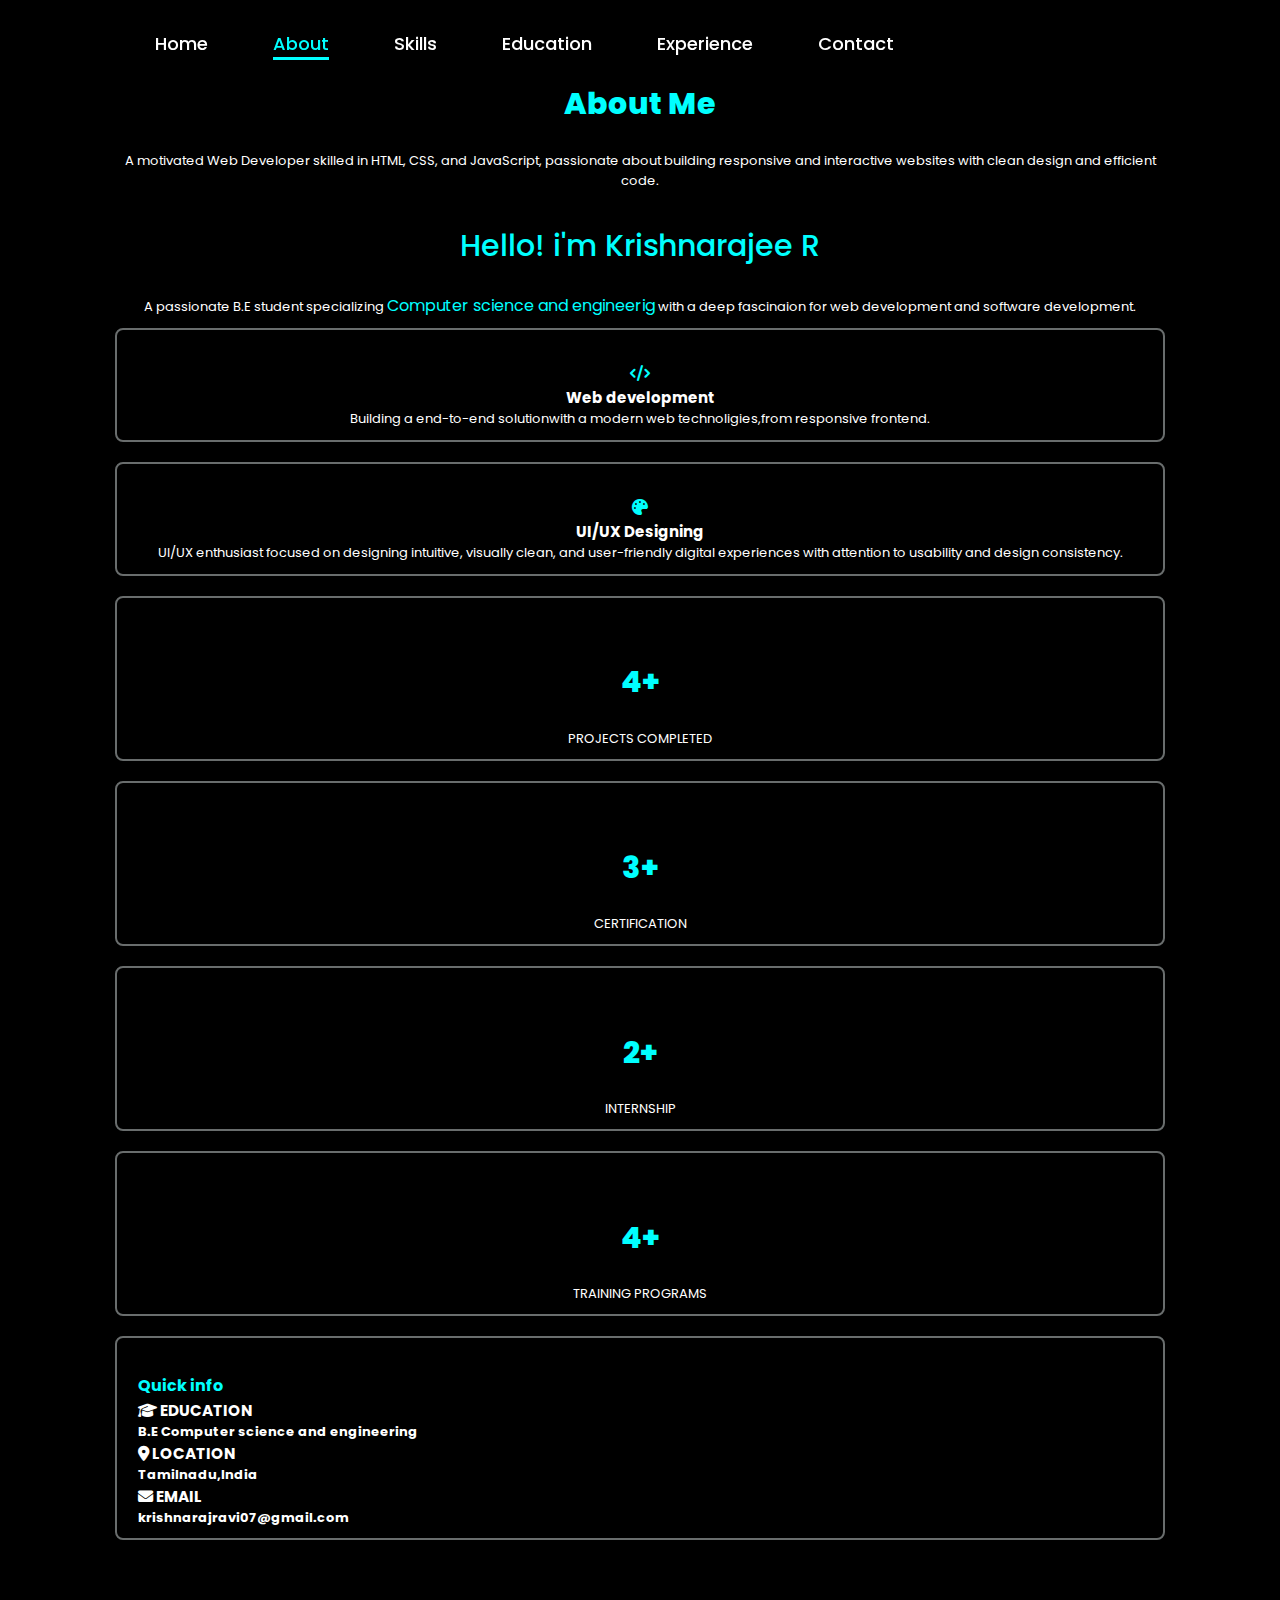
<file: about.html>
<!DOCTYPE html>
<html lang="en">
    
<head>
    <meta charset="UTF-8">
    <meta name="viewport" content="width=device-width, initial-scale=1.0">
    <link rel="stylesheet" href="https://cdnjs.cloudflare.com/ajax/libs/font-awesome/6.5.2/css/all.min.css">
    <link rel="stylesheet" href="style.css">
    
    <title> Krisharajee Portfolio Website</title>
    <style>
        body{
            text-align: center;
        }
        h1{
            padding: 3% 2% 2%;
            color: aqua; 
            border-bottom: 3px solid transparent;
        }
        h1{
    font-size: 3rem;
    color:aqua;
    font-weight: 800;
    cursor: pointer;
    transition: 0.5s ease;
}

h1:hover{
    transform: scale(1.1);
}
        p{
font-size: small;
content: none;
        }
        .aboutname{
            text-align: center;
            color: aqua;
            font-weight: 500;
           
        }
        .aboutp{
            font-weight: 400;
            font-style: normal;
            font-size: small;
            margin-bottom:  10px;
        }
        .aboutp span{
            font-size: medium;
            font-weight: 400;
            color: aqua;
        }
        .web{
            padding: 3% 2% 1%;
            border:2px solid rgb(105, 109, 109);
            border-radius: 8px;
            transition: all 0.3 ease;
            margin-bottom: 20px;
        }
        .web:hover{
           border-color: aqua;
           box-shadow: inset 0px 0px 10px aqua;
        }

          .uiux{
           
            margin: 0%;
            padding: 3% 2% 1%;
            border:2px solid rgb(105, 109, 109);
            border-radius: 8px;
            transition: all 0.3 ease;
            gap: 20px;
             margin-bottom: 20px;
        }
        .uiux:hover{
           border-color: aqua;
           box-shadow: inset 0px 0px 10px aqua;
        }
        .icon{
            margin-bottom: 5px;
            font-size: medium;
            color: aqua;
        }
     .proj
    {
         padding: 3% 2% 1%;
            border:2px solid rgb(105, 109, 109);
            border-radius: 8px;
            transition: all 0.3 ease;
            margin-bottom: 20px;
    }
     .proj:hover{
           border-color: aqua;
           box-shadow: inset 0px 0px 10px aqua;
        }
     .cert
    {
         padding: 3% 2% 1%;
            border:2px solid rgb(105, 109, 109);
            border-radius: 8px;
            transition: all 0.3 ease;
            margin-bottom: 20px;
    }
     .cert:hover{
           border-color: aqua;
           box-shadow: inset 0px 0px 10px aqua;
        }
         .intern
    {
         padding: 3% 2% 1%;
            border:2px solid rgb(105, 109, 109);
            border-radius: 8px;
            transition: all 0.3 ease;
            margin-bottom: 20px;
    }
    .intern:hover{
           border-color: aqua;
           box-shadow: inset 0px 0px 10px aqua;
        }

         .train
    {
         padding: 3% 2% 1%;
            border:2px solid rgb(105, 109, 109);
            border-radius: 8px;
            transition: all 0.3 ease;
            margin-bottom: 20px;
    }
    .train:hover{
           border-color: aqua;
           box-shadow: inset 0px 0px 10px aqua;
        }
        .quick{
            
            font-size: small;
    font-weight: 100;
            text-align: left;
              padding: 3% 2% 1%;
            border:2px solid rgb(105, 109, 109);
            border-radius: 8px;
            transition: all 0.3 ease;
            margin-bottom: 20px;
        }
     .quick:hover{
           border-color: aqua;
           box-shadow: inset 0px 0px 10px aqua;
        }
.quick span{
    font-size: medium;
    padding: 0%;
    margin: 0%;
}

        
    </style>
</head>
<body>
    <header>
        

        <nav>
            <a href="index.html" > Home</a>
            <a href="about.html" class="active">About</a>
            <a href="skills.html" >Skills</a>
            <a href="education.html" >Education</a>
            <a href="experience.html" >Experience</a>
            <a href="contact.html" >Contact</a>
        </nav>

        <div class="bar">
        <a href=""><i class="fa-solid fa-bars"></i></a>
        </div>
    </header>

    <section class="content">

        <h1>About Me</h1>
        <p>A motivated Web Developer skilled in HTML, CSS, and JavaScript, passionate about building responsive and interactive websites with clean design and efficient code.</p>
<h1 class="aboutname">Hello! i'm Krishnarajee R</h1>
<p class="aboutp">A passionate B.E student specializing <span>Computer science and engineerig</span> with a deep fascinaion for web development and software development.</p>
        <div class="web">
           <a href="#" class="icon"><i class="fa-solid fa-code"></i></a>
            <h2 class="domain1">Web development</h2>
            <p class="damainp1">Building a end-to-end solutionwith a modern web technoligies,from responsive frontend.</p>

        </div>

         <div class="uiux">
           <a href="#" class="icon"><i class="fa-solid fa-palette"></i></a>
            <h2 class="domain2">UI/UX Designing</h2>
            <p class="damainp2">UI/UX enthusiast focused on designing intuitive, visually clean, and user-friendly digital experiences with attention to usability and design consistency.</p>

        </div>
<div class="overall">
        <div class="proj">
            <h1>4+</h1>
            <p>PROJECTS COMPLETED</p>
        </div>
        <div class="cert">
            <h1>
                3+
            </h1>
            <p>CERTIFICATION</p>
        </div>
        <div class="intern">
            <h1>2+</h1>
            <p>INTERNSHIP</p>
        </div>
        <div class="train">
            <h1>4+</h1>
            <p>TRAINING PROGRAMS</p>
        </div>
        <div class="quick">
            <h2><span>Quick info</span></h2>
            <div class="details">
             <div class="h3">  <h3><i class="fa-solid fa-graduation-cap"></i> EDUCATION</h3>
                <h4>B.E Computer science and engineering</h4>
</div> 
 <div class="location">  <h3><i class="fa-solid fa-location-dot"></i> LOCATION</h3>
                <h4>Tamilnadu,India</h4>
</div> 
<div class="mail">
    <h3><i class="fa-solid fa-envelope"></i> EMAIL</h3>
    <h4>krishnarajravi07@gmail.com</h4>
</div>

            </div>
        </div>
        </div>
    </section>
    <script>
  const bar = document.querySelector(".bar a");
  const nav = document.querySelector("header nav");

  bar.addEventListener("click", function (e) {
    e.preventDefault();        
    nav.classList.toggle("active");
  });
</script>
   
</body>
</html>
</file>
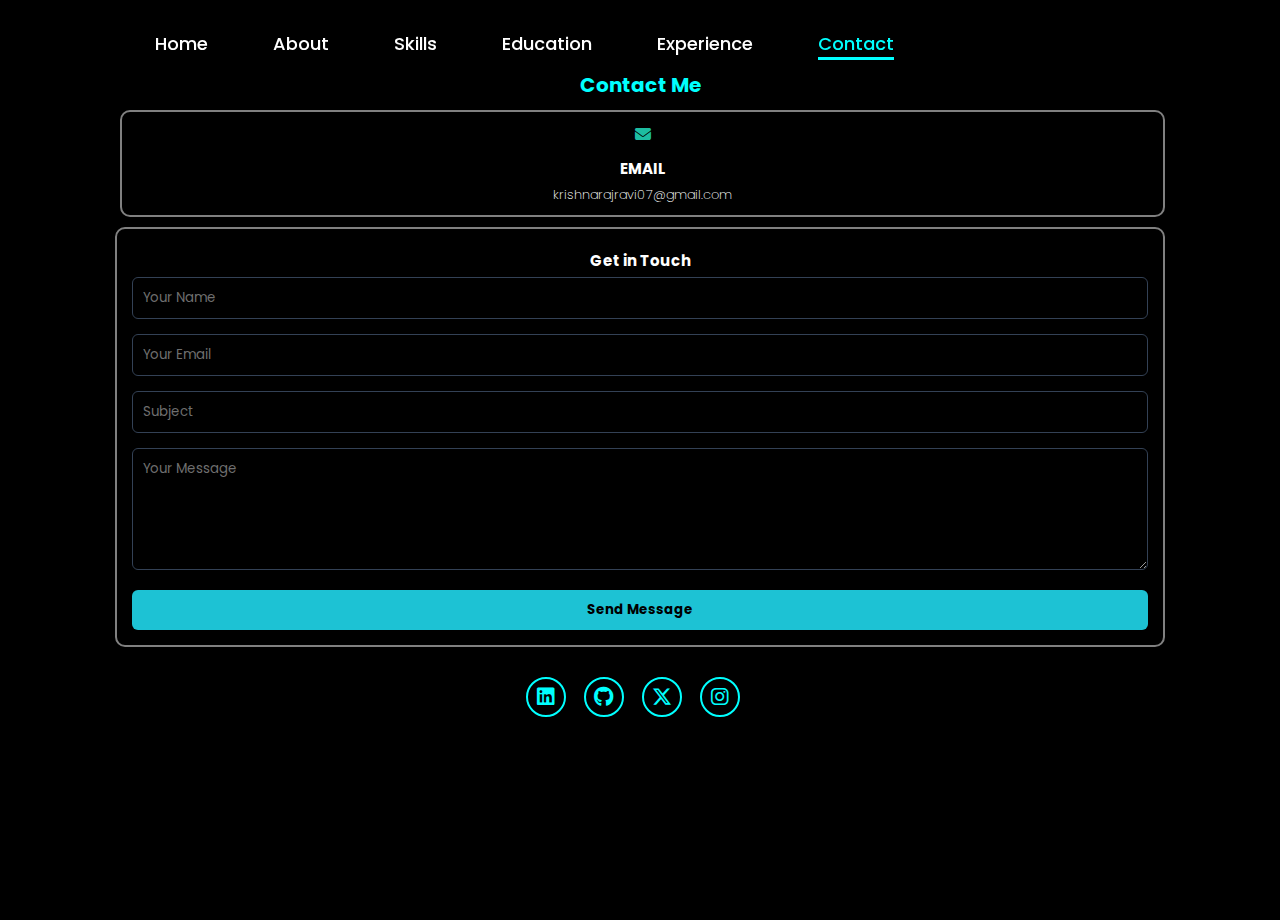
<file: contact.html>
<!DOCTYPE html>
<html lang="en">
    
<head>
    <meta charset="UTF-8">
    <meta name="viewport" content="width=device-width, initial-scale=1.0">
    <link rel="stylesheet" href="https://cdnjs.cloudflare.com/ajax/libs/font-awesome/6.5.2/css/all.min.css">
    <link rel="stylesheet" href="style.css">
    <title> Krisharajee Portfolio Website</title>
    <style>
        body{
            text-align: center;
            margin-top: 10px;
            margin-bottom: 10px;
        }
        h1{
            color: aqua;
             margin-top: 10px;
            margin-bottom: 10px;
        }
        .mail{
        
            
            border: 2px solid gray;
            border-radius: 10px;
           
            margin-left: 5px;
             margin-top: 10px;
            margin-bottom: 10px;
        }
        .mail:hover{
           border-color: aqua;
           box-shadow: inset 0px 0px 10px aqua;
        }
  h3{
    margin-top: 10px;
    margin-bottom: 10px;
  }
  h4{
    font-size: small;
    font-weight: 200;
    margin-top: 5px;
    margin-bottom: 10px;
  }
  .icon{
   font-size: medium;
    color: rgb(29, 188, 161);;
    
   
  }
       
      .contact-section {
  background: #000000;
  padding: 30px;
  width: 350px;
  border-radius: 12px;
  box-shadow: 0 0 15px rgba(0,0,0,0.5);
}

.contact-section h2 {
  text-align: center;
  margin-bottom: 20px;
  color: #0ed3e9;
}

.contact-form input,
.contact-form textarea {
  width: 100%;
  padding: 10px;
  margin-bottom: 15px;
  border-radius: 6px;
  border: 1px solid #334155;
  background: #000000;
  color: #fff;
  outline: none;
}

.contact-form input::placeholder,
.contact-form textarea::placeholder {
  color: #6f6f6f;
}

.contact-form input:focus,
.contact-form textarea:focus {
  border-color: #14eeee;
}

.contact-form button {
  width: 100%;
  padding: 10px;
  background: #1dc2d4;
  border: none;
  border-radius: 6px;
  color: #000000;
  font-weight: bold;
  cursor: pointer;
  transition: 0.3s;
}

.contact-form button:hover {
  background:  #0bd8d8;
}  
.get{
    margin-top: 5px;
    margin-bottom: 5px;
}
.touch{
    border: 2px solid grey;
    border-radius: 10px;
    padding: 15px 15px;
}
.touch:hover{
    border-color: aqua;
           box-shadow: inset 0px 0px 10px aqua;
        }
   
    </style>
</head>
<body>
    <header>
      

        <nav>
            <a href="index.html"> Home</a>
            <a href="about.html" >About</a>
            <a href="skills.html" >Skills</a>
            <a href="education.html" >Education</a>
            <a href="experience.html" >Experience</a>
            <a href="contact.html"  class="active">Contact</a>
        </nav>
        <div class="bar">
        <a href=""><i class="fa-solid fa-bars"></i></a>
        </div>
    </header>
   <section class="contact">
<h1>Contact Me</h1>
<div class="mail">
    <h3 class="icon"><i class="fa-solid fa-envelope"></i> </h3>
    <h2>EMAIL</h2>
    <h4>krishnarajravi07@gmail.com</h4>
</div>
   
<div class="touch">
  
    <h2 class="get">Get in Touch</h2>

    <form class="contact-form" action="mailto:krishnarajravi07@gmail.com" method="post" enctype="text/plain">
      <input type="text" placeholder="Your Name" required>
      <input type="email" placeholder="Your Email" required>
      <input type="text" placeholder="Subject" required>
      <textarea placeholder="Your Message" rows="5" required></textarea>
      <button type="submit">Send Message</button>
    </form>
    </div>
    <div class="social-icons">
                <a href="https://www.linkedin.com/in/krishnarajee-r-56731928b?utm_source=share&utm_campaign=share_via&utm_content=profile&utm_medium=android_app"><i class="fa-brands fa-linkedin"></i></a>
                <a href="https://github.com/Krishnarajee"><i class="fa-brands fa-github"></i></a>
                <a href="https://x.com/KrishnarajeeR"><i class="fa-brands fa-x-twitter"></i></a>
                <a href="https://www.instagram.com/_krishnx_8?igsh=eDU4eWZiZzJrbnhx"><i class="fa-brands fa-instagram"></i></a>
            </div>
  </section>
  <script>
  const bar = document.querySelector(".bar a");
  const nav = document.querySelector("header nav");

  bar.addEventListener("click", function (e) {
    e.preventDefault();        
    nav.classList.toggle("active");
  });
</script>
</body>
</html>
</file>
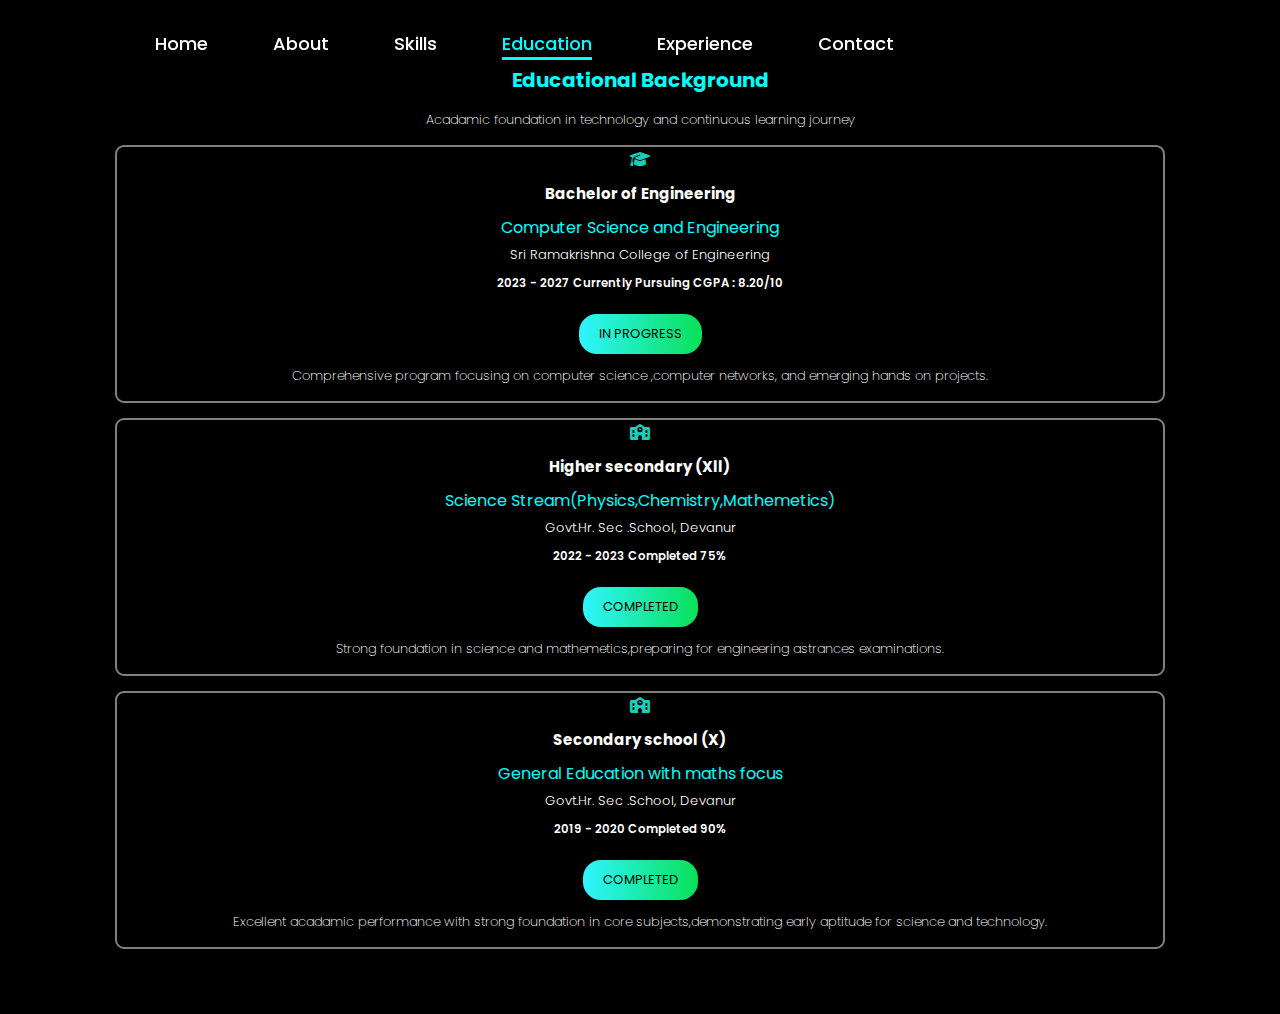
<file: education.html>
<!DOCTYPE html>
<html lang="en">
    
<head>
    <meta charset="UTF-8">
    <meta name="viewport" content="width=device-width, initial-scale=1.0">
    <link rel="stylesheet" href="https://cdnjs.cloudflare.com/ajax/libs/font-awesome/6.5.2/css/all.min.css">
    <link rel="stylesheet" href="style.css">
    <title> Krisharajee Portfolio Website</title>
    <style>
        body{
            text-align: center;
        }
        h1{
            color:aqua ;
            margin-top: 15px;
            margin-bottom: 15px;
        }
        p{
            font-size: small;
            font-weight: 200;
            margin-bottom: 15px;
        }
        .degree{
            border: 2px solid gray;
            border-radius: 9px;
            margin-top: 10px;
            margin-bottom: 15px;
        }.degree:hover{
             border-color: aqua;
           box-shadow: inset 0px 0px 10px aqua;
        }
        .icon{
              margin-top: 15px;
            color: rgb(28, 204, 189);
            font-size: medium;
          
           
           
            margin-bottom: 15px;
        }
        h2{
            margin-top: 10px;
            margin-bottom: 5px;
        }
        h2 span{
            font-size: medium;
            font-weight: 400;
             margin-bottom: 5px;
        }
        h4{
            font-size: small;
            font-weight: 300;
            margin-bottom: 10px;

        }
        h3{
            font-weight: 600;
            margin-bottom: 10px;
        }
.button{
    display: inline-block;
    color: black;
    margin-top: 10px;
    margin-bottom: 10px;
    background: linear-gradient(to right,#2ff5ff,#09e158);
    font-size: small;
    font-weight: 400;
    border: 2px solid rgb(0, 0, 0);
    border-radius: 20px;
    padding: 10px 20px;
}
    </style>
</head>
<body>
    <header>
      

        <nav>
            <a href="index.html" > Home</a>
            <a href="about.html" >About</a>
            <a href="skills.html" >Skills</a>
            <a href="education.html" class="active">Education</a>
            <a href="experience.html" >Experience</a>
            <a href="contact.html" >Contact</a>
        </nav>
        <div class="bar">
        <a href=""><i class="fa-solid fa-bars"></i></a>
        </div>
    </header>
   <section class="Education">
    <h1>Educational Background</h1>
    <p>Acadamic foundation in technology and continuous learning journey </p>

    <div class="degree">
    <a href="#" class="icon"><i class="fa-solid fa-graduation-cap"></i></a>
    <h2>Bachelor of Engineering</h2>
    <h2><span>Computer Science and Engineering</span></h2>
<h4>Sri Ramakrishna College of Engineering</h4>
<h3>2023 - 2027 Currently Pursuing CGPA : 8.20/10</h3>
  <div class="button">IN PROGRESS</div>
   <p class="para"> Comprehensive program focusing on computer science ,computer networks, and emerging hands on projects. </p>
    </div>
 <div class="degree">
    <a href="#" class="icon"><i class="fa-solid fa-school"></i></a>
    <h2> Higher secondary (Xll)</h2>
    <h2><span>Science Stream(Physics,Chemistry,Mathemetics)</span></h2>
<h4>Govt.Hr. Sec .School, Devanur</h4>
<h3>2022 - 2023 Completed 75%</h3>
  <div class="button">COMPLETED</div>
   <p class="para"> Strong foundation in science and mathemetics,preparing for engineering astrances examinations. </p>

</div>

<div class="degree">
    <a href="#" class="icon"><i class="fa-solid fa-school"></i></a>
    <h2> Secondary school (X)</h2>
    <h2><span>General Education with maths focus </span></h2>
<h4>Govt.Hr. Sec .School, Devanur</h4>
<h3>2019 - 2020 Completed 90%</h3>
  <div class="button">COMPLETED</div>
   <p class="para"> Excellent acadamic performance with strong foundation in core subjects,demonstrating early aptitude for science and technology. </p>

</div>
   </section>
   <script>
  const bar = document.querySelector(".bar a");
  const nav = document.querySelector("header nav");

  bar.addEventListener("click", function (e) {
    e.preventDefault();        
    nav.classList.toggle("active");
  });
</script>
</body>
</html>
</file>
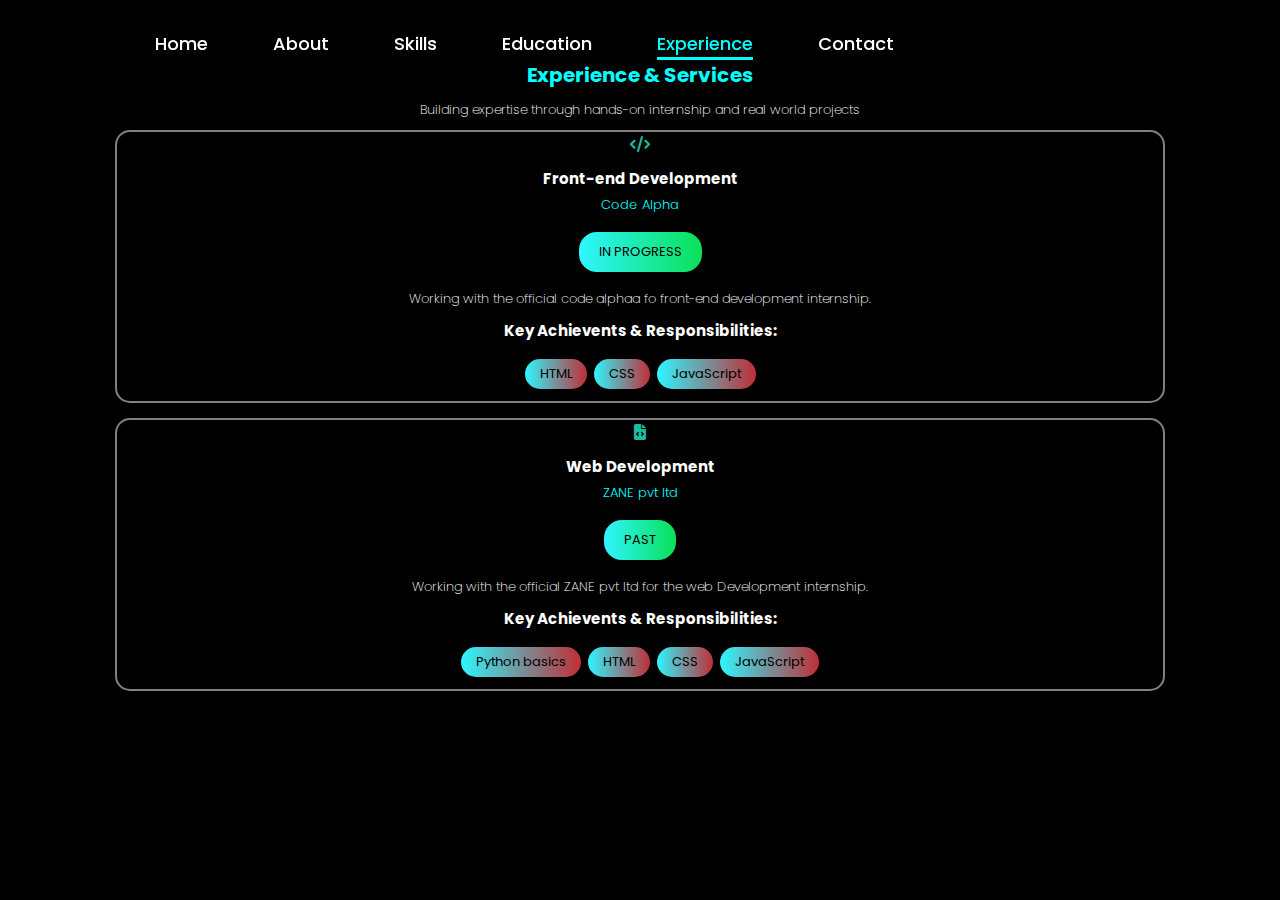
<file: experience.html>
<!DOCTYPE html>
<html lang="en">
    
<head>
    <meta charset="UTF-8">
    <meta name="viewport" content="width=device-width, initial-scale=1.0">
    <link rel="stylesheet" href="https://cdnjs.cloudflare.com/ajax/libs/font-awesome/6.5.2/css/all.min.css">
    <link rel="stylesheet" href="style.css">
    <title> Krisharajee Portfolio Website</title>
    <style>
        body{
            text-align: center;
        }
        .expr h1{
color: aqua;
margin-top: 10px;
margin-bottom: 10px;

}
.expr p{
    font-size: small;
    font-weight: 200;
    margin-bottom: 10px;
}
.web{
    border: 2px solid gray;
    border-radius: 15px;
    margin-top: 10px;
    margin-bottom: 15px;
}.web:hover{
      border-color: aqua;
           box-shadow: inset 0px 0px 10px aqua;
}
.icon{
    margin-top: 10px;
    margin-bottom: 10px;
    color: rgb(29, 188, 161);
    font-size: medium;
}
.course{
    margin-top: 10px;
    margin-bottom: 5px;
}
h3{
    font-size: small;
    font-weight: 300;
    color: aqua;
    margin-bottom: 5px;
}
.button{
     display: inline-block;
    color: black;
    margin-top: 10px;
    margin-bottom: 10px;
    background: linear-gradient(to right,#2ff5ff,#09e158);
    font-size: small;
    font-weight: 400;
    border: 2px solid rgb(0, 0, 0);
    border-radius: 20px;
    padding: 10px 20px;
}
.p1{
    margin-top: 5px;
    margin-bottom: 5px;
}
.ul1{
    
    font-size: small;
    margin: 10px;
    margin-bottom: 10px;
}
.button1{
     display: inline-block;
    color: black;
    margin-top: 10px;
    margin-bottom: 10px;
    background: linear-gradient(to right,#2ff5ff,#c02e36);
    font-size: small;
    font-weight: 400;
    border: 2px solid rgb(0, 0, 0);
    border-radius: 20px;
    padding: 5px 15px;
}
    </style> 
</head>
<body>
    <header>
     

        <nav>
            <a href="index.html" > Home</a>
            <a href="about.html" >About</a>
            <a href="skills.html" >Skills</a>
            <a href="education.html" >Education</a>
            <a href="experience.html" class="active" >Experience</a>
            <a href="contact.html" >Contact</a>
        </nav>
        <div class="bar">
        <a href=""><i class="fa-solid fa-bars"></i></a>
        </div>
    </header>
   <section class="expr">

    <h1>Experience & Services</h1>
    <p>Building expertise through hands-on internship and real world projects</p>

    <div class="web">
      <a href="#" class="icon"><i class="fa-solid fa-code"></i></a>
      <h2 class="course">Front-end Development</h2>
<h3>Code Alpha</h3>
 <div class="button">IN PROGRESS</div>
 <p class="p1">Working with the official code alphaa fo front-end development internship.</p>
 <h2 class="course">Key Achievents & Responsibilities:</h2>
 <div class="button1">HTML</div>
 <div class="button1">CSS</div>
 <div class="button1">JavaScript</div>
    </div>

      <div class="web">
      <a href="#" class="icon"><i class="fa-solid fa-file-code"></i></a>
      <h2 class="course">Web Development</h2>
<h3>ZANE pvt ltd</h3>
 <div class="button">PAST</div>
 <p class="p1">Working with the official ZANE pvt ltd for the web Development internship.</p>
 <h2 class="course">Key Achievents & Responsibilities:</h2>
 <div class="button1">Python basics</div>
 <div class="button1">HTML</div>
 <div class="button1">CSS</div>
 <div class="button1">JavaScript</div>
    </div>
   </section>
   <script>
  const bar = document.querySelector(".bar a");
  const nav = document.querySelector("header nav");

  bar.addEventListener("click", function (e) {
    e.preventDefault();        
    nav.classList.toggle("active");
  });
</script>
</body>
</html>
</file>
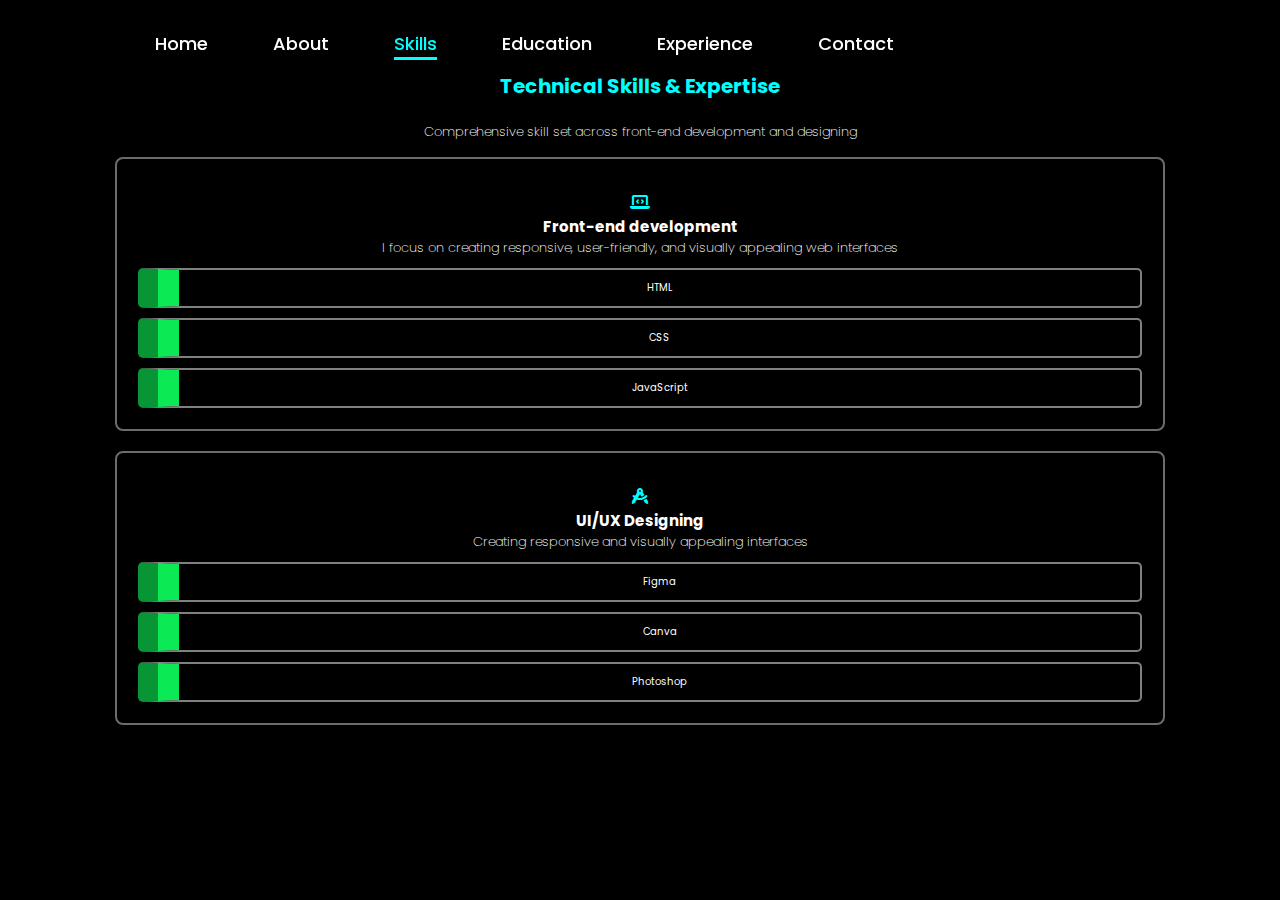
<file: skills.html>
<!DOCTYPE html>
<html lang="en">
    
<head>
    <meta charset="UTF-8">
    <meta name="viewport" content="width=device-width, initial-scale=1.0">
    <link rel="stylesheet" href="https://cdnjs.cloudflare.com/ajax/libs/font-awesome/6.5.2/css/all.min.css">
    <link rel="stylesheet" href="style.css">
    <title> Krisharajee Portfolio Website</title>
    <style>
        body{
            text-align: center;
             font-family: 'Poppins', sans-serif;
        }
     .title{
          padding: 2% 2% 2%;
            color: aqua;
            font-weight: 700;
        }
        .titlep{
            font-size: small;
            font-weight: 200;
            margin-bottom: 15px;
        }
        .dev{
              margin: 0%;
            padding: 3% 2% 1%;
            border:2px solid rgb(105, 109, 109);
            border-radius: 8px;
            transition: all 0.3 ease;
            gap: 20px;
             margin-bottom: 20px;
        }
        .dev:hover{
           border-color: aqua;
           box-shadow: inset 0px 0px 10px aqua;
        }
        .icon{
           
            
            font-size: medium;
            color: aqua;
        }
        p{
            font-size: small;
            font-weight: 200;
        }
        .lang1,.lang2,.lang3{
            padding: 10px 10px;
            border: 2px solid grey;
            margin-top: 10px;
            margin-bottom: 10px;
            border-radius: 5px;
            border-left: 6cap groove rgb(11, 233, 85);
          
        }
       /* .lang1,.lang2,.lang3:hover{
             border-color: rgb(0, 255, 55);
           box-shadow:  1px 1px 5px aqua;

        }*/
    </style>
</head>
<body>
    <header>
      

        <nav>
            <a href="index.html" > Home</a>
            <a href="about.html" >About</a>
            <a href="skills.html" class="active">Skills</a>
            <a href="education.html" >Education</a>
            <a href="experience.html" >Experience</a>
            <a href="contact.html" >Contact</a>
        </nav>
        <div class="bar">
        <a href=""><i class="fa-solid fa-bars"></i></a>
        </div>
    </header>
   <section class="skills">
 <h1 class="title">Technical Skills & Expertise</h1>
 <p class="titlep">Comprehensive skill set across front-end development and designing</p>

 <div class="dev">
    <a href="#" class="icon"><i class="fa-solid fa-laptop-code"></i></a>
    <h2>Front-end development</h2>
    <p>I focus on creating responsive, user-friendly, and visually appealing web interfaces</p>

   <div class="lang1">HTML</div> 
   
   <div class="lang2">CSS</div> 
   
   <div class="lang3">JavaScript</div> 
 </div>
 <div class="dev">
    <a href="#" class="icon"><i class="fa-solid fa-compass-drafting"></i></a>
    <h2>UI/UX Designing</h2>
    <p>Creating responsive and visually appealing  interfaces</p>

   <div class="lang1">Figma</div> 
   
   <div class="lang2">Canva</div> 
   
   <div class="lang3">Photoshop</div> 
 </div>
   </section>
            
        <script>
  const bar = document.querySelector(".bar a");
  const nav = document.querySelector("header nav");

  bar.addEventListener("click", function (e) {
    e.preventDefault();        
    nav.classList.toggle("active");
  });
</script>
    
</body>
</html>
</file>
<file: style.css>
@import url('https://fonts.googleapis.com/css2?family=Poppins:wght@100;200;300;400;500;600&display=swap');

*{
    margin: 0;
    padding: 0;
    box-sizing: border-box;
    text-decoration: none;
    border: none;
    outline: none;
    font-family: 'Poppins', sans-serif;
}

html{
    font-size: 62.5%;
}

body{
    width: 100%;
    height: 100vh;
    overflow-x: hidden;
    background-color: black;
    color: white;
}

header{
    margin-top: 20px;
    position: fixed;
    top: 0;
    left: 0;
    width: 100%;
    padding: 1rem 9%;
    background-color: transparent;
    filter: drop-shadow(10px);
    display: flex;
    justify-content: space-between;
    align-items: center;
    z-index: 100;
}

.logo{
    font-size: 3rem;
    color:rgb(19, 213, 213);
    font-weight: 800;
    cursor: pointer;
    transition: 0.5s ease;
}

.logo:hover{
    transform: scale(1.1);
}

   

nav a{
    font-size: 1.8rem;
    color: white;
    margin-left: 4rem;
    font-weight: 500;
    transition: 0.3s ease;
    border-bottom: 3px solid transparent;
}

nav a:hover,
nav a.active{
    color: aqua;
    border-bottom: 3px solid  aqua;
}

@media(max-width:995px){
    nav{
        position: absolute;
        display: none;
        top: 0;
        right: 0;
        width: 40%;
        border-left: 3px solid  aqua;
        border-bottom: 3px solid  aqua;
        border-bottom-left-radius: 2rem;
        padding: 1rem solid;
        background-color: #161616;
        border-top: 0.1rem solid rgba(0,0,0,0.1);
    }

    nav.active{
        display: block;
    }

    nav a{
        display: block;
        font-size: 2rem;
        margin: 3rem 0;
    }

    nav a:hover,
    nav a.active{
        padding: 1rem;
        border-radius: 0.5rem;
        border-bottom: 0.5rem solid  aqua;
    }
}

section{
    min-height: 100vh;
    padding: 5rem 9% 5rem;
}

.home{
    display: flex;
    justify-content: center;
    align-items: center;
    gap: 8rem;
    background-color: black;
}

.home .home-content h1{
    font-size: 6rem;
    font-weight: 700;
    line-height: 1.3;
}
.home-img{
    transition: 0.5s ease;
}
.home-img:hover{
   transform: scale(1.1);
}
span{
    color:  aqua;
}

.home-content h3{
    font-size: 4rem;
    margin-bottom: 1rem;
    font-weight: 700;
}

.home-content p{
    font-size: 1.6rem;
}

.home-img{
    border-radius: 60px;
}

.home-img img{
    position: relative;
    width: 25vw;
    border-radius: 60px;
    box-shadow: 0 0 25px solid  aqua;
    cursor: pointer;
    transition: 0.2s linear;
}

.home-img img:hover{
    font-size: 1.8rem;
    font-weight: 500;
}

.social-icons a{
    display: inline-flex;
    justify-content: center;
    align-items: center;
    width: 4rem;
    height: 4rem;
    background-color: transparent;
    border: 0.2rem solid  aqua;
    font-size: 2rem;
    border-radius: 50%;
    margin: 3rem 1.5rem 3rem 0;
    transition: 0.3s ease;
    color:  aqua;
}

.social-icons a:hover{
    color: black;
    transform: scale(1.3) translateY(-5px);
    background-color:   aqua;
    box-shadow: 0  0 25px  aqua;
}

.btn{
    display: inline-block;
    padding: 1rem 2.8rem;
    background-color: black;
    border-radius: 4rem;
    font-size: 1.6rem;
    color:  aqua;
    letter-spacing: 0.3rem;
    font-weight: 600;
    border: 2px solid  aqua;
    transition: 0.3s ease;
    cursor: pointer;
}

.btn:hover{
    transform: scale3d(1.03);
    background-color: aqua;
    color: black;
    box-shadow: 0 0 25px  aqua;
}
.btn1{
    
    
    display: inline-block;
    padding: 1.0rem 2.8rem;
    background-color: black;
    border-radius: 4rem;
    font-size: 1.6rem;
    color:  aqua;
    letter-spacing: 0.3rem;
    font-weight: 600;
    border: 2px solid  aqua;
    transition: 0.3s ease;
    cursor: pointer;
}

.btn1:hover{
    transform: scale3d(1.03);
    background-color: aqua;
    color: black;
    box-shadow: 0 0 25px  aqua;
}


.typing-text{
    font-size: 34px;
    font-weight: 600;
    min-width: 280px;
}

.typing-text span{
    position: relative;
}

.typing-text span::before{
    content: "software Developer";
    color: aqua;
    animation: words 5s infinite;
}

.typing-text span::after{
    content: "";
    background-color: black;
    position: absolute;
    width: calc(100% + 8px);
    height: 100%;
    border-left: 3px solid black;
    right: -8;
    animation: cursor 0.6s infinite;
}

@keyframes cursor{
    to{
        border-left: 3px solid  aqua;
    }
}

@keyframes words{
    0%, 20%{
        content: "Web Developer";
    }
}

@media (max-width: 1000px){
    .home{
        gap: 4rem;
    }
}

@media(max-width:995px){
    .home{
        flex-direction: column;
        margin: 5rem 4rem;
    }

    .home .home-content h3{
        font-size: 2.5rem;
    }

    .home-content h1{
        font-size: 5rem;
    }

    .home-img img{
        width: 70vw;
        margin-top: 4rem;
    }
}

header nav {
  display: flex;
  gap: 25px;
}


.bar {
  display: none;
}


@media (max-width: 995px) {
  header nav {
    position: absolute;
    top: 50px;
    right: -100%;
    width: 100%;
    background: #000000;
    flex-direction: column;
    align-items: center;
    transition: 0.3s ease;
  }

  

  header nav.active {
    right: 0;
  }

  header nav a {
    margin: 15px 0;
    font-size: 18px;
  }

  .bar {
    display: block;
    font-size: 25px;
    cursor: pointer;
  }

  .bar a {
    color: rgb(0, 247, 255);
  }
   .bar a:hover,
    .bar a:active,
     .bar a::shadow
    {
        text-shadow: aqua;
        color: rgb(13, 56, 95);
    }
}
</file>
